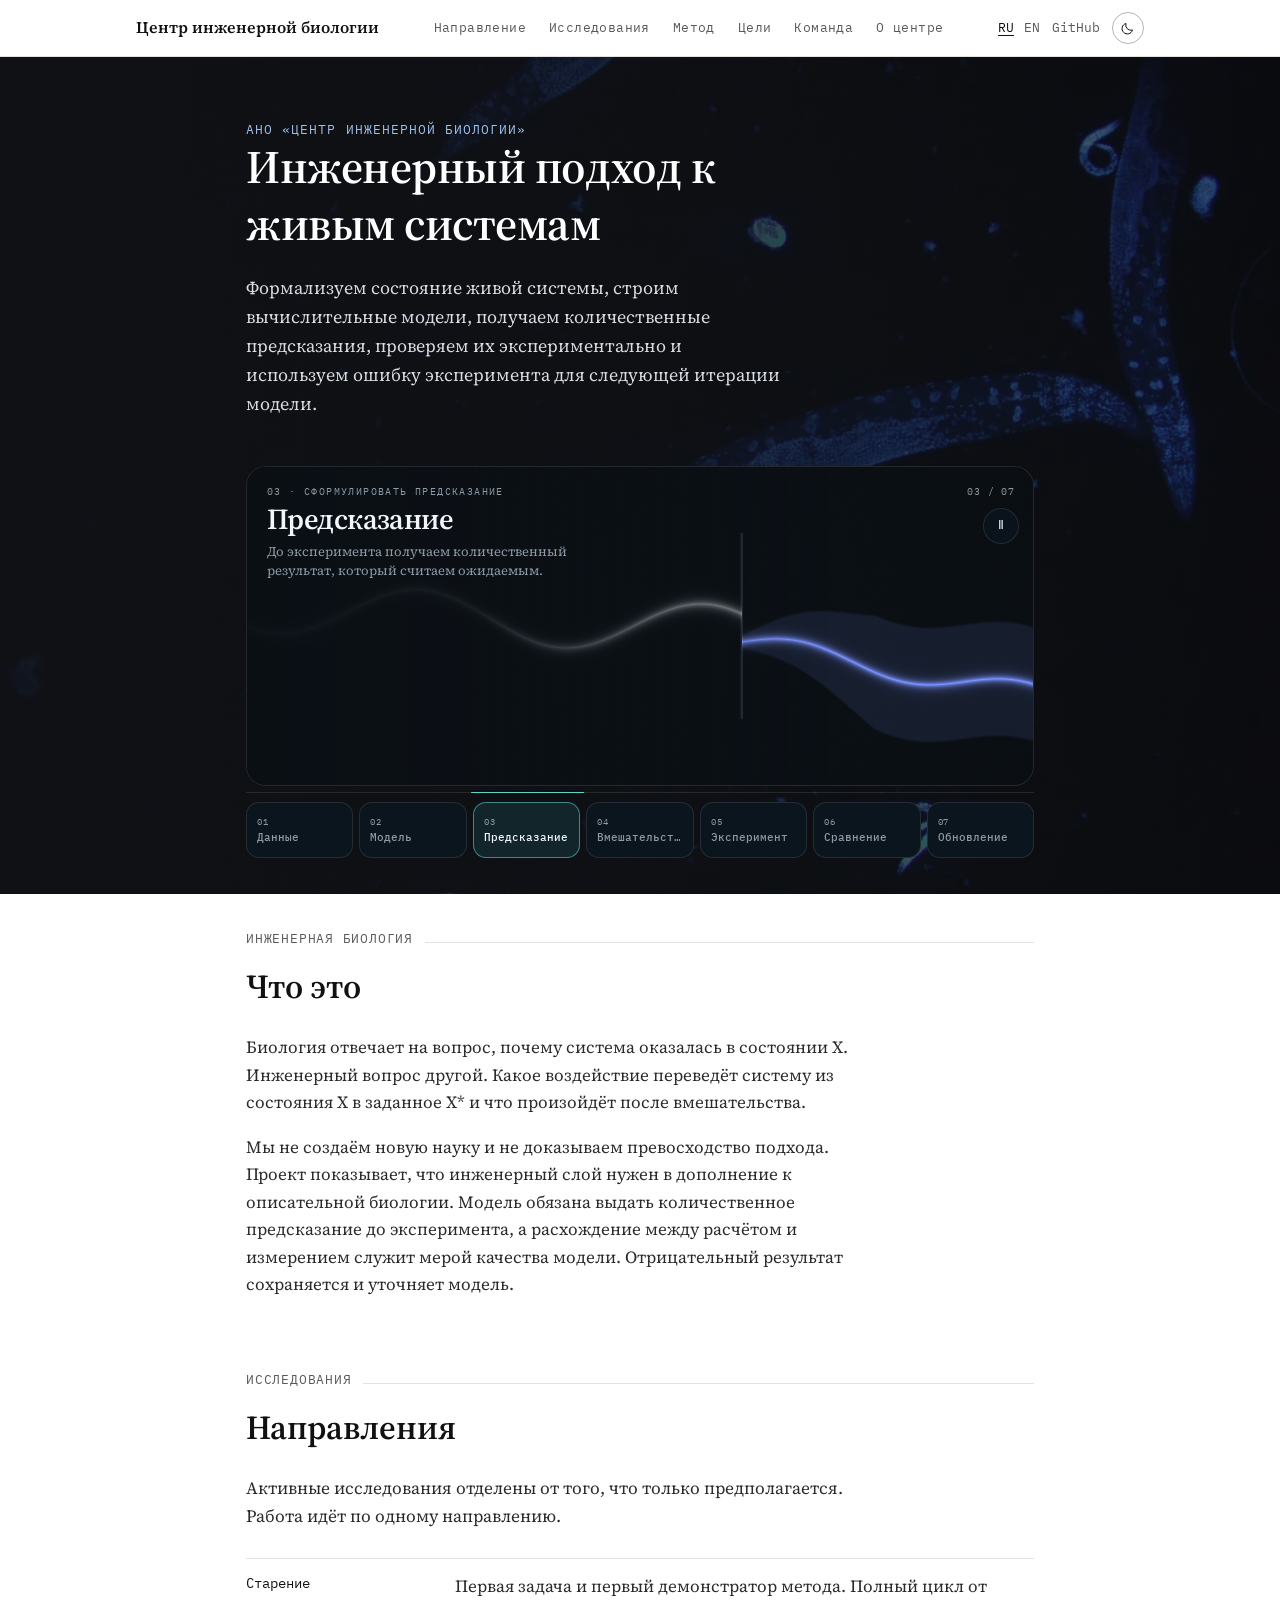
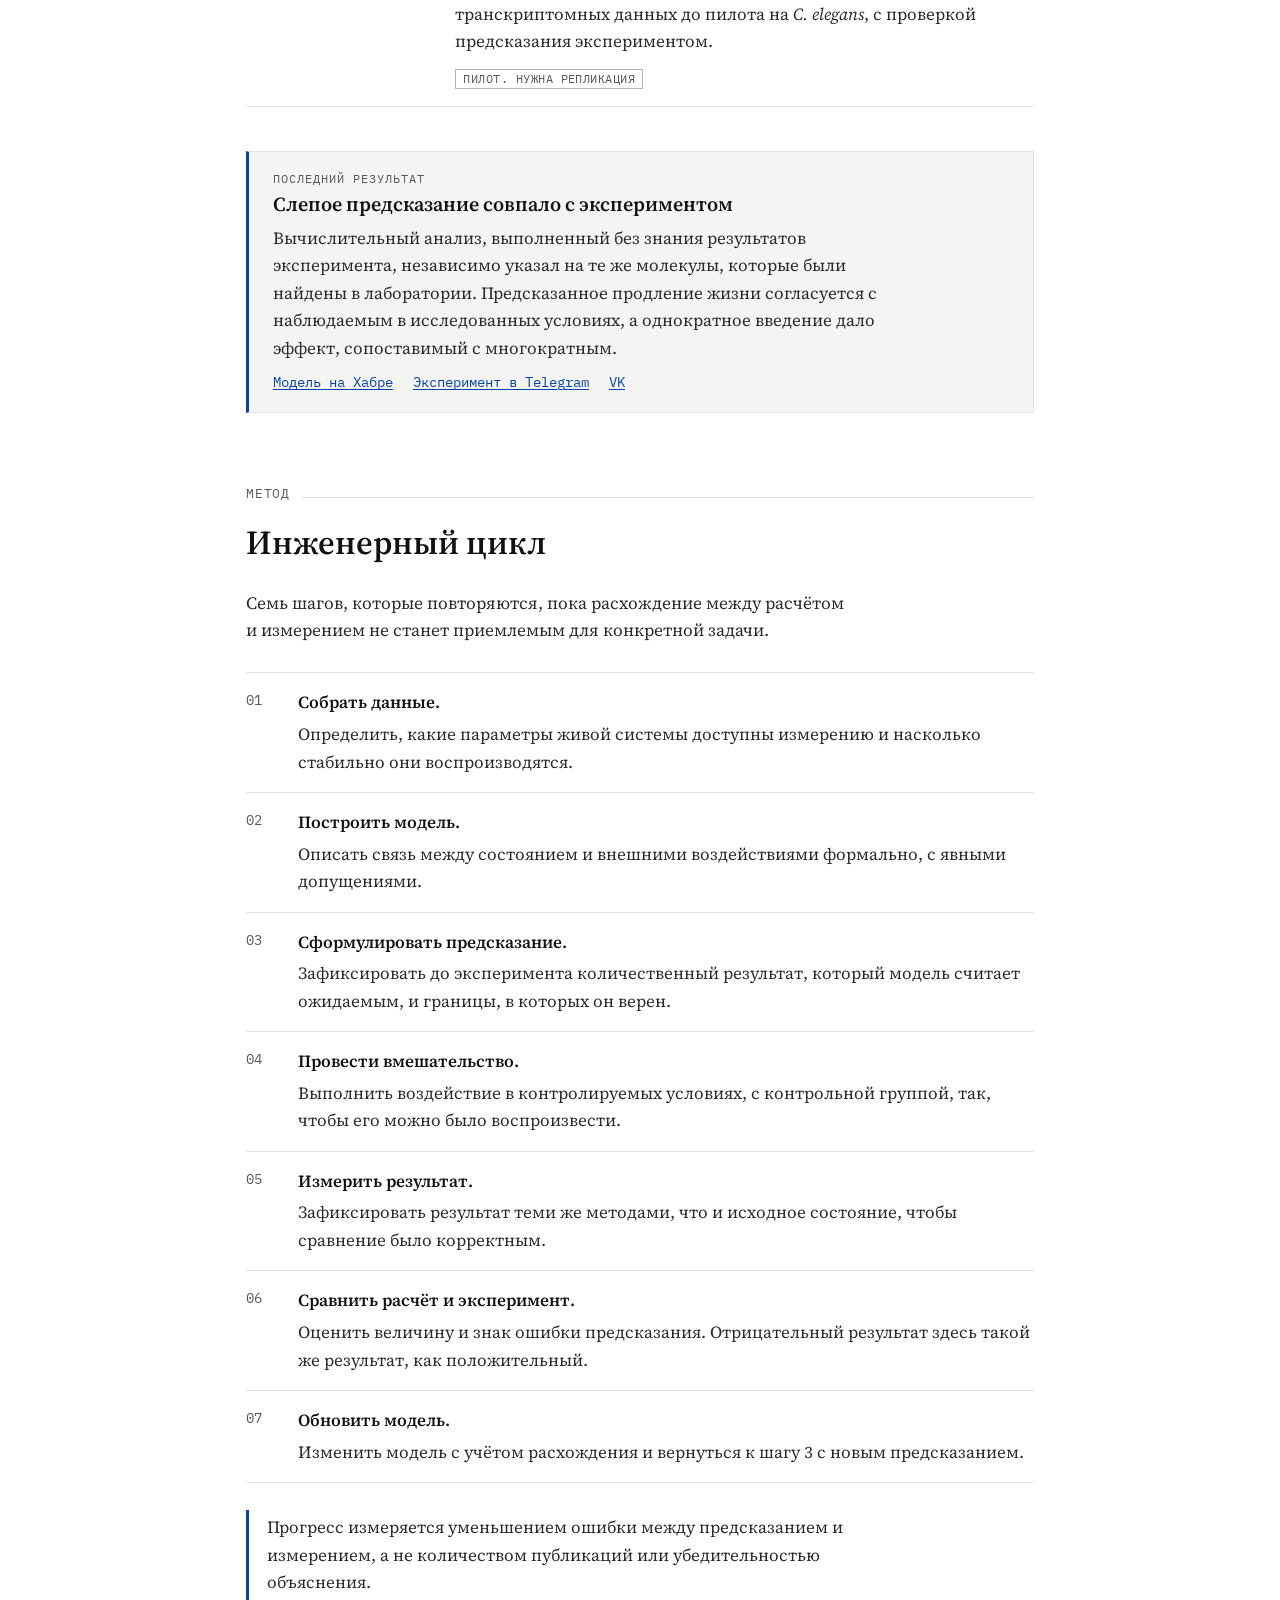
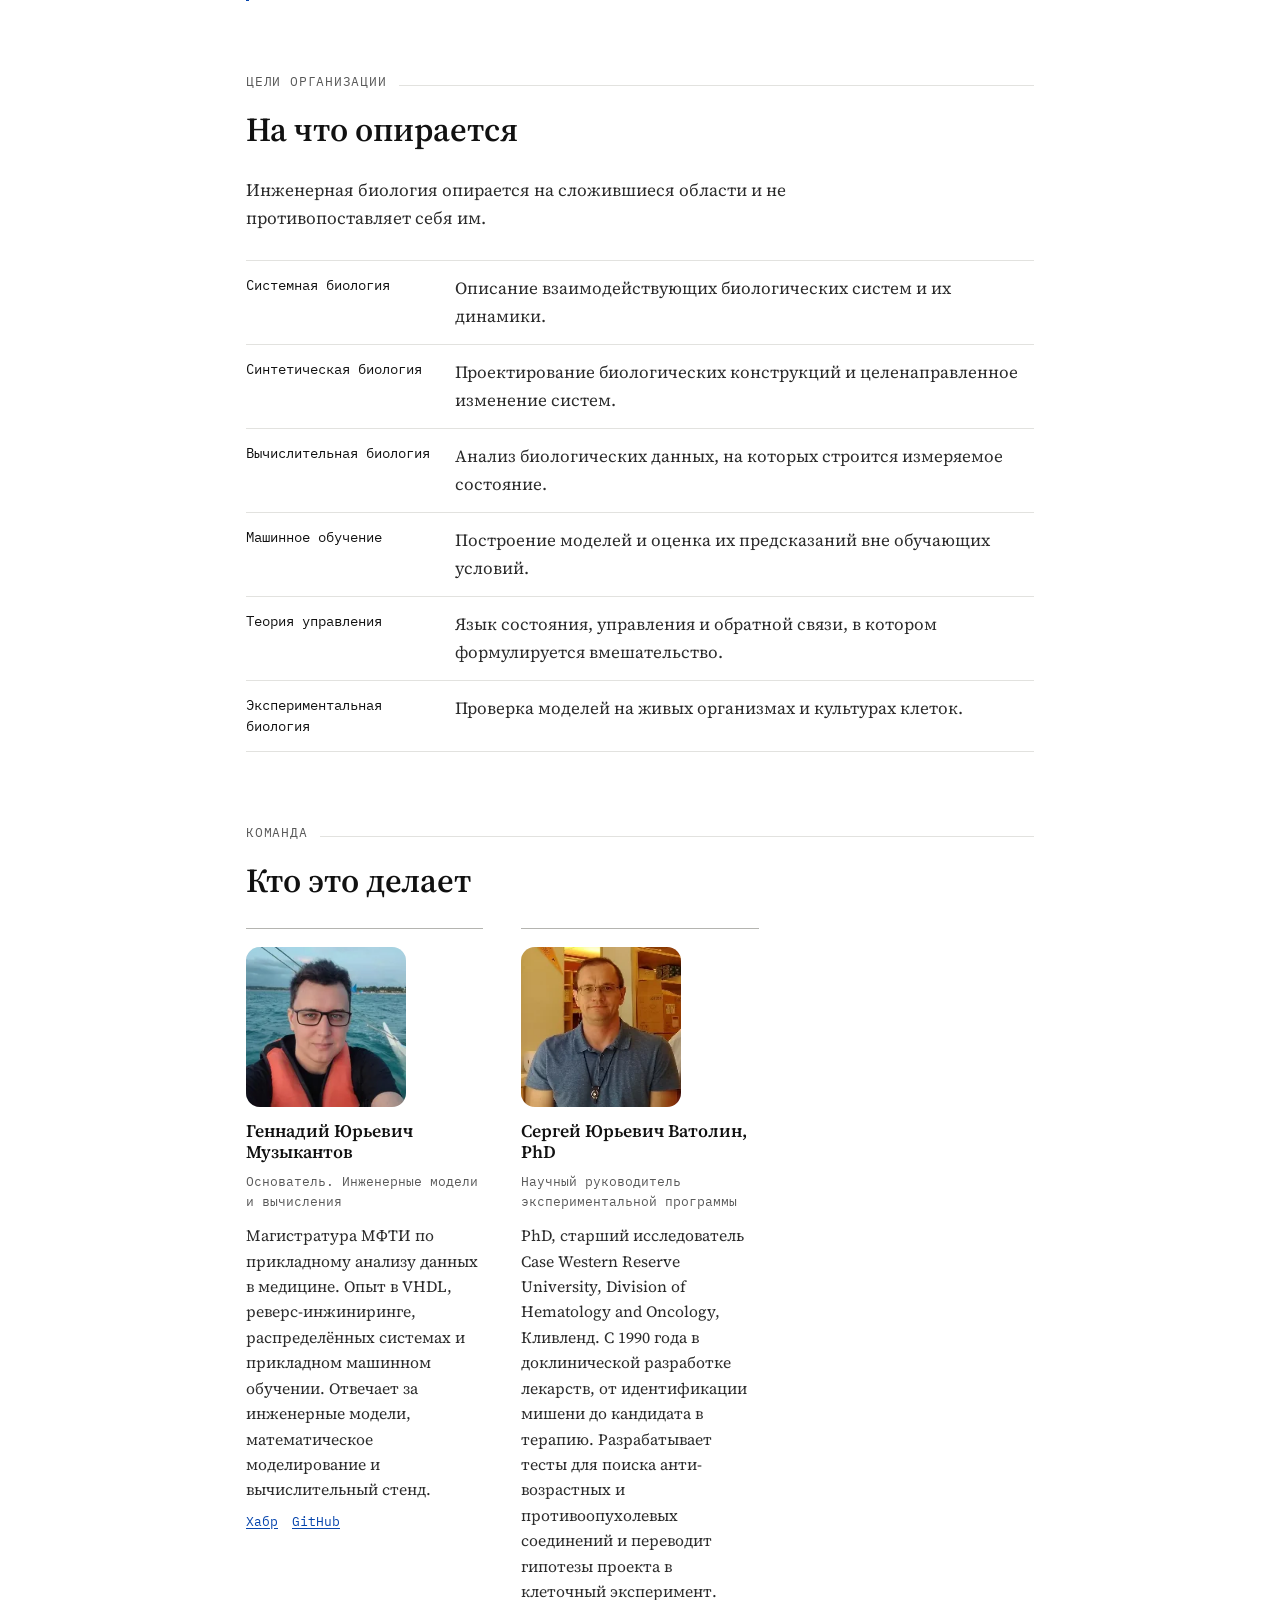
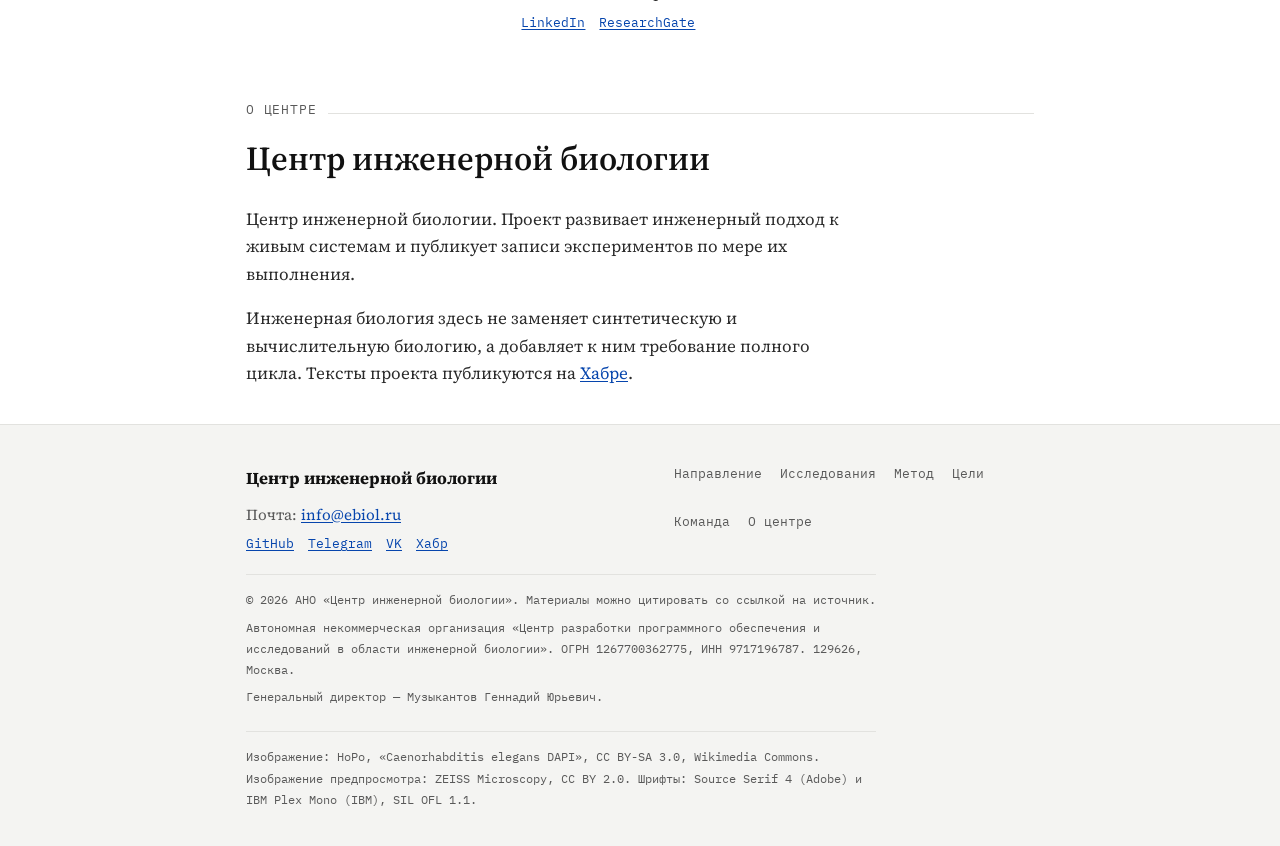
<file: index.html>
<!DOCTYPE html>
<html lang="ru" data-theme="light">
<head>
<meta charset="utf-8">
<meta name="viewport" content="width=device-width, initial-scale=1">
<title>Центр инженерной биологии. Предсказуемое управление живыми системами</title>
<meta name="description" content="Центр инженерной биологии. Полный инженерный цикл от измеримого состояния живой системы до количественного предсказания вмешательства и его экспериментальной проверки.">
<meta name="author" content="АНО «Центр инженерной биологии»">
<meta name="color-scheme" content="light dark">
<meta name="theme-color" content="#ffffff" media="(prefers-color-scheme: light)">
<meta name="theme-color" content="#141414" media="(prefers-color-scheme: dark)">
<link rel="canonical" href="https://ebiol.ru/">
<link rel="alternate" hreflang="ru" href="https://ebiol.ru/">
<link rel="alternate" hreflang="en" href="https://ebiol.ru/en/">
<link rel="alternate" hreflang="x-default" href="https://ebiol.ru/">
<meta property="og:type" content="website">
<meta property="og:locale" content="ru_RU">
<meta property="og:site_name" content="АНО «Центр инженерной биологии»">
<meta property="og:title" content="Центр инженерной биологии. Предсказуемое управление живыми системами">
<meta property="og:description" content="Центр инженерной биологии. Полный инженерный цикл от измеримого состояния живой системы до количественного предсказания вмешательства и его экспериментальной проверки.">
<meta property="og:url" content="https://ebiol.ru/">
<meta property="og:image" content="https://ebiol.ru/assets/og.jpg">
<meta property="og:image:width" content="1200">
<meta property="og:image:height" content="630">
<meta name="twitter:card" content="summary_large_image">
<meta name="twitter:title" content="Центр инженерной биологии. Предсказуемое управление живыми системами">
<meta name="twitter:description" content="Центр инженерной биологии. Полный инженерный цикл от измеримого состояния живой системы до количественного предсказания вмешательства и его экспериментальной проверки.">
<meta name="twitter:image" content="https://ebiol.ru/assets/og.jpg">
<link rel="icon" href="assets/favicon.svg" type="image/svg+xml">
<link rel="preload" href="assets/fonts/sourceserif4-cyrillic.woff2" as="font" type="font/woff2" crossorigin>
<link rel="stylesheet" href="assets/fonts.css">
<link rel="stylesheet" href="assets/styles.css">
<script type="application/ld+json">{"@context": "https://schema.org", "@type": "NGO", "name": "АНО «Центр инженерной биологии»", "legalName": "Автономная некоммерческая организация «Центр разработки программного обеспечения и исследований в области инженерной биологии»", "url": "https://ebiol.ru/", "email": "info@ebiol.ru", "taxID": "9717196787", "identifier": "1267700362775", "address": {"@type": "PostalAddress", "postalCode": "129626", "addressLocality": "Москва", "addressCountry": "RU"}}</script>
<script>(function(){var d=document.documentElement;d.classList.add("js");try{var t=localStorage.getItem("eb-theme");if(!t)t=window.matchMedia("(prefers-color-scheme: dark)").matches?"dark":"light";d.setAttribute("data-theme",t);}catch(e){}})();</script>
</head>
<body>
<a class="skip" href="#main">К содержанию</a>
<header class="masthead">
  <div class="wrap wrap--wide masthead__inner">
    <a class="brand" href="index.html">Центр инженерной биологии</a>
    <nav class="nav" id="nav" aria-label="Разделы">
<a href="#engineering">Направление</a>
<a href="#research">Исследования</a>
<a href="#method">Метод</a>
<a href="#goals">Цели</a>
<a href="#team">Команда</a>
<a href="#about">О центре</a>
    </nav>
    <div class="tools">
      <span class="lang" aria-label="Language"><a href="index.html" hreflang="ru" class="is-current" aria-current="true">RU</a><a href="en/index.html" hreflang="en">EN</a></span>
      <a class="tools__gh" href="https://github.com/EngineeringBiology" rel="noreferrer noopener" target="_blank">GitHub</a>
      <button class="theme" type="button" aria-pressed="false" aria-label="Переключить светлую и тёмную тему">
        <svg viewBox="0 0 24 24" width="15" height="15" aria-hidden="true"><path d="M20 14.5A8.5 8.5 0 0 1 9.5 4a8.5 8.5 0 1 0 10.5 10.5z" fill="none" stroke="currentColor" stroke-width="1.6" stroke-linejoin="round"/></svg>
      </button>
      <button class="menu" type="button" aria-expanded="false" aria-controls="nav" aria-label="Разделы">
        <span class="menu__bars" aria-hidden="true"></span>
      </button>
    </div>
  </div>
</header>
<main id="main">
<section class="hero">
  <div class="hero__bg" aria-hidden="true"></div>
  <div class="wrap hero__inner">
    <p class="eyebrow">АНО «Центр инженерной биологии»</p>
    <h1>Инженерный подход к живым системам</h1>
    <p class="hero__lede">Формализуем состояние живой системы, строим вычислительные модели, получаем количественные предсказания, проверяем их экспериментально и используем ошибку эксперимента для следующей итерации модели.</p>
    <div class="eb-cycle" id="eb-cycle">
      <div class="eb-cycle__scene">
        <canvas class="eb-cycle__canvas" aria-label="Визуализация исследовательского цикла"></canvas>
        <div class="eb-cycle__scrim"></div>
        <div class="eb-cycle__copy">
          <div class="eb-cycle__eyebrow">01 · Собрать данные</div>
          <div class="eb-cycle__title">Данные</div>
          <div class="eb-cycle__description">Собираем данные о состоянии живой системы и проверяем, насколько воспроизводимы измерения.</div>
        </div>
        <div class="eb-cycle__counter">01 / 07</div>
        <button class="eb-cycle__pause" type="button" aria-label="Пауза" data-label-pause="Пауза" data-label-play="Продолжить">Ⅱ</button>
        <div class="eb-cycle__experiment-labels">
          <span>контроль</span>
          <span>вмешательство</span>
        </div>
      </div>
      <div class="eb-cycle__progress"><span></span></div>
      <div class="eb-cycle__nav" role="tablist" aria-label="Этапы цикла">
        <button class="eb-cycle__tab is-active" type="button" data-stage="0" data-eyebrow="01 · Собрать данные" data-title="Данные" data-description="Собираем данные о состоянии живой системы и проверяем, насколько воспроизводимы измерения."><span class="eb-cycle__tab-number">01</span><span class="eb-cycle__tab-label">Данные</span></button>
        <button class="eb-cycle__tab" type="button" data-stage="1" data-eyebrow="02 · Построить модель" data-title="Модель" data-description="Строим вычислительное описание связи состояния и воздействия, с явными допущениями."><span class="eb-cycle__tab-number">02</span><span class="eb-cycle__tab-label">Модель</span></button>
        <button class="eb-cycle__tab" type="button" data-stage="2" data-eyebrow="03 · Сформулировать предсказание" data-title="Предсказание" data-description="До эксперимента получаем количественный результат, который считаем ожидаемым."><span class="eb-cycle__tab-number">03</span><span class="eb-cycle__tab-label">Предсказание</span></button>
        <button class="eb-cycle__tab" type="button" data-stage="3" data-eyebrow="04 · Провести вмешательство" data-title="Вмешательство" data-description="Выполняем воздействие в контролируемых условиях, с контрольной группой."><span class="eb-cycle__tab-number">04</span><span class="eb-cycle__tab-label">Вмешательство</span></button>
        <button class="eb-cycle__tab" type="button" data-stage="4" data-eyebrow="05 · Измерить результат" data-title="Эксперимент" data-description="Измеряем результат теми же методами, что и исходное состояние."><span class="eb-cycle__tab-number">05</span><span class="eb-cycle__tab-label">Эксперимент</span></button>
        <button class="eb-cycle__tab" type="button" data-stage="5" data-eyebrow="06 · Сравнить расчёт и эксперимент" data-title="Сравнение" data-description="Сравниваем расчёт и измерение и оцениваем величину и знак ошибки предсказания."><span class="eb-cycle__tab-number">06</span><span class="eb-cycle__tab-label">Сравнение</span></button>
        <button class="eb-cycle__tab" type="button" data-stage="6" data-eyebrow="07 · Обновить модель" data-title="Обновление" data-description="Изменяем модель с учётом расхождения и возвращаемся к предсказанию."><span class="eb-cycle__tab-number">07</span><span class="eb-cycle__tab-label">Обновление</span></button>
      </div>
    </div>
  </div>
</section>

<section class="section" id="engineering">
  <div class="wrap">
    <p class="section__label">Инженерная биология</p>
    <h2>Что это</h2>
    <div class="prose">
      <p>Биология отвечает на вопрос, почему система оказалась в состоянии X. Инженерный вопрос другой. Какое воздействие переведёт систему из состояния X в заданное X* и что произойдёт после вмешательства.</p>
      <p>Мы не создаём новую науку и не доказываем превосходство подхода. Проект показывает, что инженерный слой нужен в дополнение к описательной биологии. Модель обязана выдать количественное предсказание до эксперимента, а расхождение между расчётом и измерением служит мерой качества модели. Отрицательный результат сохраняется и уточняет модель.</p>
    </div>
  </div>
</section>

<section class="section" id="research">
  <div class="wrap">
    <p class="section__label">Исследования</p>
    <h2>Направления</h2>
    <p class="section__intro">Активные исследования отделены от того, что только предполагается. Работа идёт по одному направлению.</p>
    <dl class="rows">
      <div class="row">
        <dt>Старение</dt>
        <dd>
          <p>Первая задача и первый демонстратор метода. Полный цикл от транскриптомных данных до пилота на <em>C.&nbsp;elegans</em>, с проверкой предсказания экспериментом.</p>
          <p><span class="status">Пилот. Нужна репликация</span></p>
        </dd>
      </div>
    </dl>

    <div class="result">
      <p class="result__label">Последний результат</p>
      <h3 class="result__title">Слепое предсказание совпало с экспериментом</h3>
      <p class="result__text">Вычислительный анализ, выполненный без знания результатов эксперимента, независимо указал на те же молекулы, которые были найдены в лаборатории. Предсказанное продление жизни согласуется с наблюдаемым в исследованных условиях, а однократное введение дало эффект, сопоставимый с многократным.</p>
      <div class="result__links"><a href="https://habr.com/ru/articles/1059232/" target="_blank" rel="noreferrer noopener">Модель на Хабре</a><a href="https://t.me/reversebiolab" target="_blank" rel="noreferrer noopener">Эксперимент в Telegram</a><a href="https://vk.ru/club223616395" target="_blank" rel="noreferrer noopener">VK</a></div>
    </div>
  </div>
</section>

<section class="section" id="method">
  <div class="wrap">
    <p class="section__label">Метод</p>
    <h2>Инженерный цикл</h2>
    <p class="section__intro">Семь шагов, которые повторяются, пока расхождение между расчётом и измерением не станет приемлемым для конкретной задачи.</p>
    <ol class="steps">
      <li><b>Собрать данные.</b> Определить, какие параметры живой системы доступны измерению и насколько стабильно они воспроизводятся.</li>
      <li><b>Построить модель.</b> Описать связь между состоянием и внешними воздействиями формально, с явными допущениями.</li>
      <li><b>Сформулировать предсказание.</b> Зафиксировать до эксперимента количественный результат, который модель считает ожидаемым, и границы, в которых он верен.</li>
      <li><b>Провести вмешательство.</b> Выполнить воздействие в контролируемых условиях, с контрольной группой, так, чтобы его можно было воспроизвести.</li>
      <li><b>Измерить результат.</b> Зафиксировать результат теми же методами, что и исходное состояние, чтобы сравнение было корректным.</li>
      <li><b>Сравнить расчёт и эксперимент.</b> Оценить величину и знак ошибки предсказания. Отрицательный результат здесь такой же результат, как положительный.</li>
      <li><b>Обновить модель.</b> Изменить модель с учётом расхождения и вернуться к шагу 3 с новым предсказанием.</li>
    </ol>
    <div class="note-box"><p>Прогресс измеряется уменьшением ошибки между предсказанием и измерением, а не количеством публикаций или убедительностью объяснения.</p></div>
  </div>
</section>

<section class="section" id="goals">
  <div class="wrap">
    <p class="section__label">Цели организации</p>
    <h2>На что опирается</h2>
    <p class="section__intro">Инженерная биология опирается на сложившиеся области и не противопоставляет себя им.</p>
    <dl class="rows">
      <div class="row"><dt>Системная биология</dt><dd>Описание взаимодействующих биологических систем и их динамики.</dd></div>
      <div class="row"><dt>Синтетическая биология</dt><dd>Проектирование биологических конструкций и целенаправленное изменение систем.</dd></div>
      <div class="row"><dt>Вычислительная биология</dt><dd>Анализ биологических данных, на которых строится измеряемое состояние.</dd></div>
      <div class="row"><dt>Машинное обучение</dt><dd>Построение моделей и оценка их предсказаний вне обучающих условий.</dd></div>
      <div class="row"><dt>Теория управления</dt><dd>Язык состояния, управления и обратной связи, в котором формулируется вмешательство.</dd></div>
      <div class="row"><dt>Экспериментальная биология</dt><dd>Проверка моделей на живых организмах и культурах клеток.</dd></div>
    </dl>
  </div>
</section>

<section class="section" id="team">
  <div class="wrap">
    <p class="section__label">Команда</p>
    <h2>Кто это делает</h2>
    <div class="people">
      <article class="person">
        <div class="person__photo"><img src="/assets/people/muzykantov-240.webp" srcset="/assets/people/muzykantov-240.webp 240w, /assets/people/muzykantov.webp 460w" sizes="(max-width: 620px) 60vw, 160px" width="460" height="460" loading="lazy" decoding="async" alt="Геннадий Юрьевич Музыкантов"></div>
        <h3>Геннадий Юрьевич Музыкантов</h3>
        <p class="person__role">Основатель. Инженерные модели и вычисления</p>
        <p class="person__bio">Магистратура МФТИ по прикладному анализу данных в медицине. Опыт в VHDL, реверс-инжиниринге, распределённых системах и прикладном машинном обучении. Отвечает за инженерные модели, математическое моделирование и вычислительный стенд.</p>
        <div class="person__links"><a href="https://habr.com/ru/users/gmuzykantov/" target="_blank" rel="noreferrer noopener">Хабр</a><a href="https://github.com/muzykantov" target="_blank" rel="noreferrer noopener">GitHub</a></div>
      </article>
      <article class="person">
        <div class="person__photo"><img src="/assets/people/vatolin.webp" width="203" height="203" loading="lazy" decoding="async" alt="Сергей Юрьевич Ватолин"></div>
        <h3>Сергей Юрьевич Ватолин, PhD</h3>
        <p class="person__role">Научный руководитель экспериментальной программы</p>
        <p class="person__bio">PhD, старший исследователь Case Western Reserve University, Division of Hematology and Oncology, Кливленд. С 1990 года в доклинической разработке лекарств, от идентификации мишени до кандидата в терапию. Разрабатывает тесты для поиска анти-возрастных и противоопухолевых соединений и переводит гипотезы проекта в клеточный эксперимент.</p>
        <div class="person__links"><a href="https://www.linkedin.com/in/sergei-vatolin-2327263" target="_blank" rel="noreferrer noopener">LinkedIn</a><a href="https://www.researchgate.net/profile/Sergei-Vatolin" target="_blank" rel="noreferrer noopener">ResearchGate</a></div>
      </article>
    </div>

    
  </div>
</section>

<section class="section" id="about">
  <div class="wrap">
    <p class="section__label">О центре</p>
    <h2>Центр инженерной биологии</h2>
    <div class="prose">
      <p>Центр инженерной биологии. Проект развивает инженерный подход к живым системам и публикует записи экспериментов по мере их выполнения.</p>
      <p>Инженерная биология здесь не заменяет синтетическую и вычислительную биологию, а добавляет к ним требование полного цикла. Тексты проекта публикуются на <a href="https://habr.com/ru/users/gmuzykantov/articles/" target="_blank" rel="noreferrer noopener">Хабре</a>.</p>
    </div>
  </div>
</section>
</main>
<footer class="colophon" id="contact">
  <div class="wrap">
    <div class="colophon__grid">
      <div>
        <strong>Центр инженерной биологии</strong>
        <p class="colophon__contact">Почта: <a href="mailto:info@ebiol.ru">info@ebiol.ru</a></p>
        <nav class="colophon__links" aria-label="Links"><a href="https://github.com/EngineeringBiology" target="_blank" rel="noreferrer noopener">GitHub</a>
<a href="https://t.me/reversebiolab" target="_blank" rel="noreferrer noopener">Telegram</a>
<a href="https://vk.ru/club223616395" target="_blank" rel="noreferrer noopener">VK</a>
<a href="https://habr.com/ru/users/gmuzykantov/articles/" target="_blank" rel="noreferrer noopener">Хабр</a></nav>
      </div>
      <nav class="colophon__nav" aria-label="Разделы">
<a href="#engineering">Направление</a>
<a href="#research">Исследования</a>
<a href="#method">Метод</a>
<a href="#goals">Цели</a>
<a href="#team">Команда</a>
<a href="#about">О центре</a>
      </nav>
    </div>
    <p class="colophon__legal">&copy; 2026 АНО «Центр инженерной биологии». Материалы можно цитировать со ссылкой на источник.</p>
    <p class="colophon__req">Автономная некоммерческая организация «Центр разработки программного обеспечения и исследований в области инженерной биологии». ОГРН 1267700362775, ИНН 9717196787. 129626, Москва.</p>
    <p class="colophon__req">Генеральный директор — Музыкантов Геннадий Юрьевич.</p>
    <p class="colophon__credits">Изображение: HoPo, «Caenorhabditis elegans DAPI», CC BY-SA 3.0, Wikimedia Commons. Изображение предпросмотра: ZEISS Microscopy, CC BY 2.0. Шрифты: Source Serif 4 (Adobe) и IBM Plex Mono (IBM), SIL OFL 1.1.</p>
  </div>
</footer>
<script src="assets/app.js" defer></script>
</body>
</html>
</file>
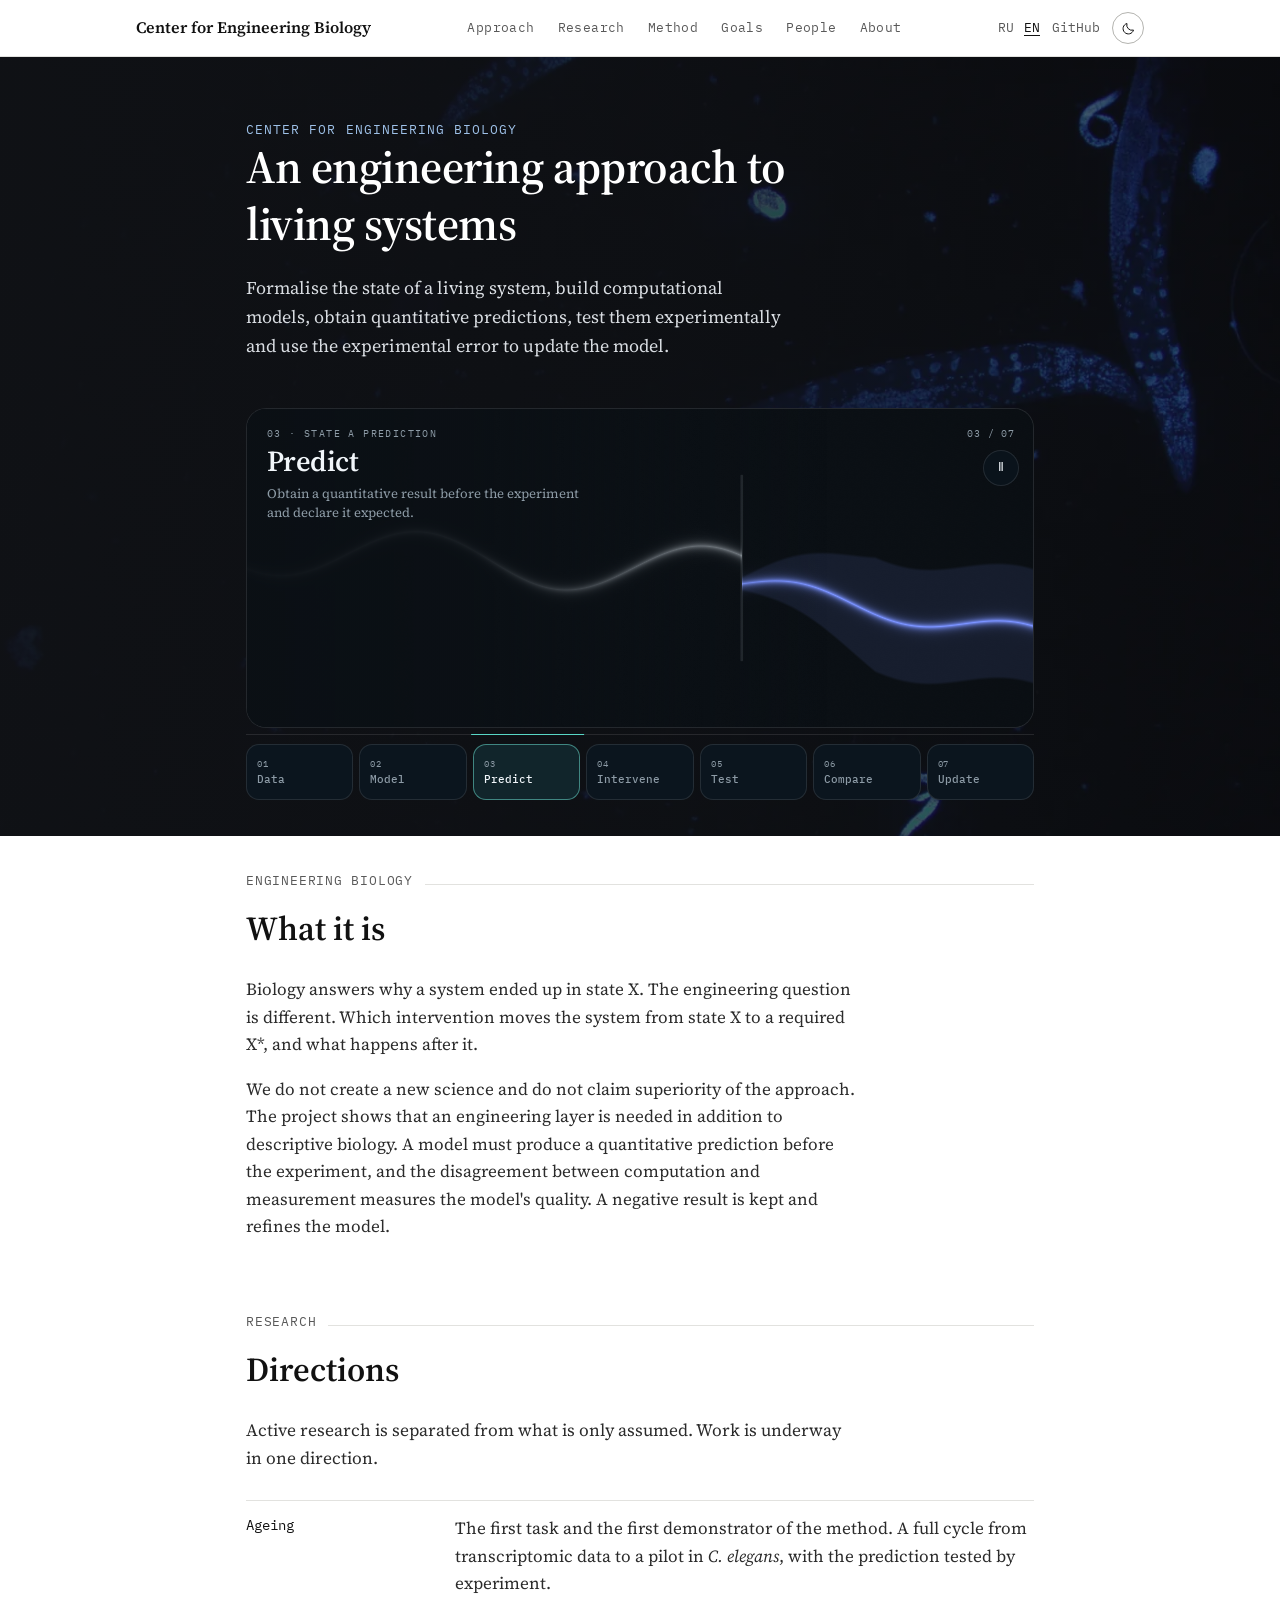
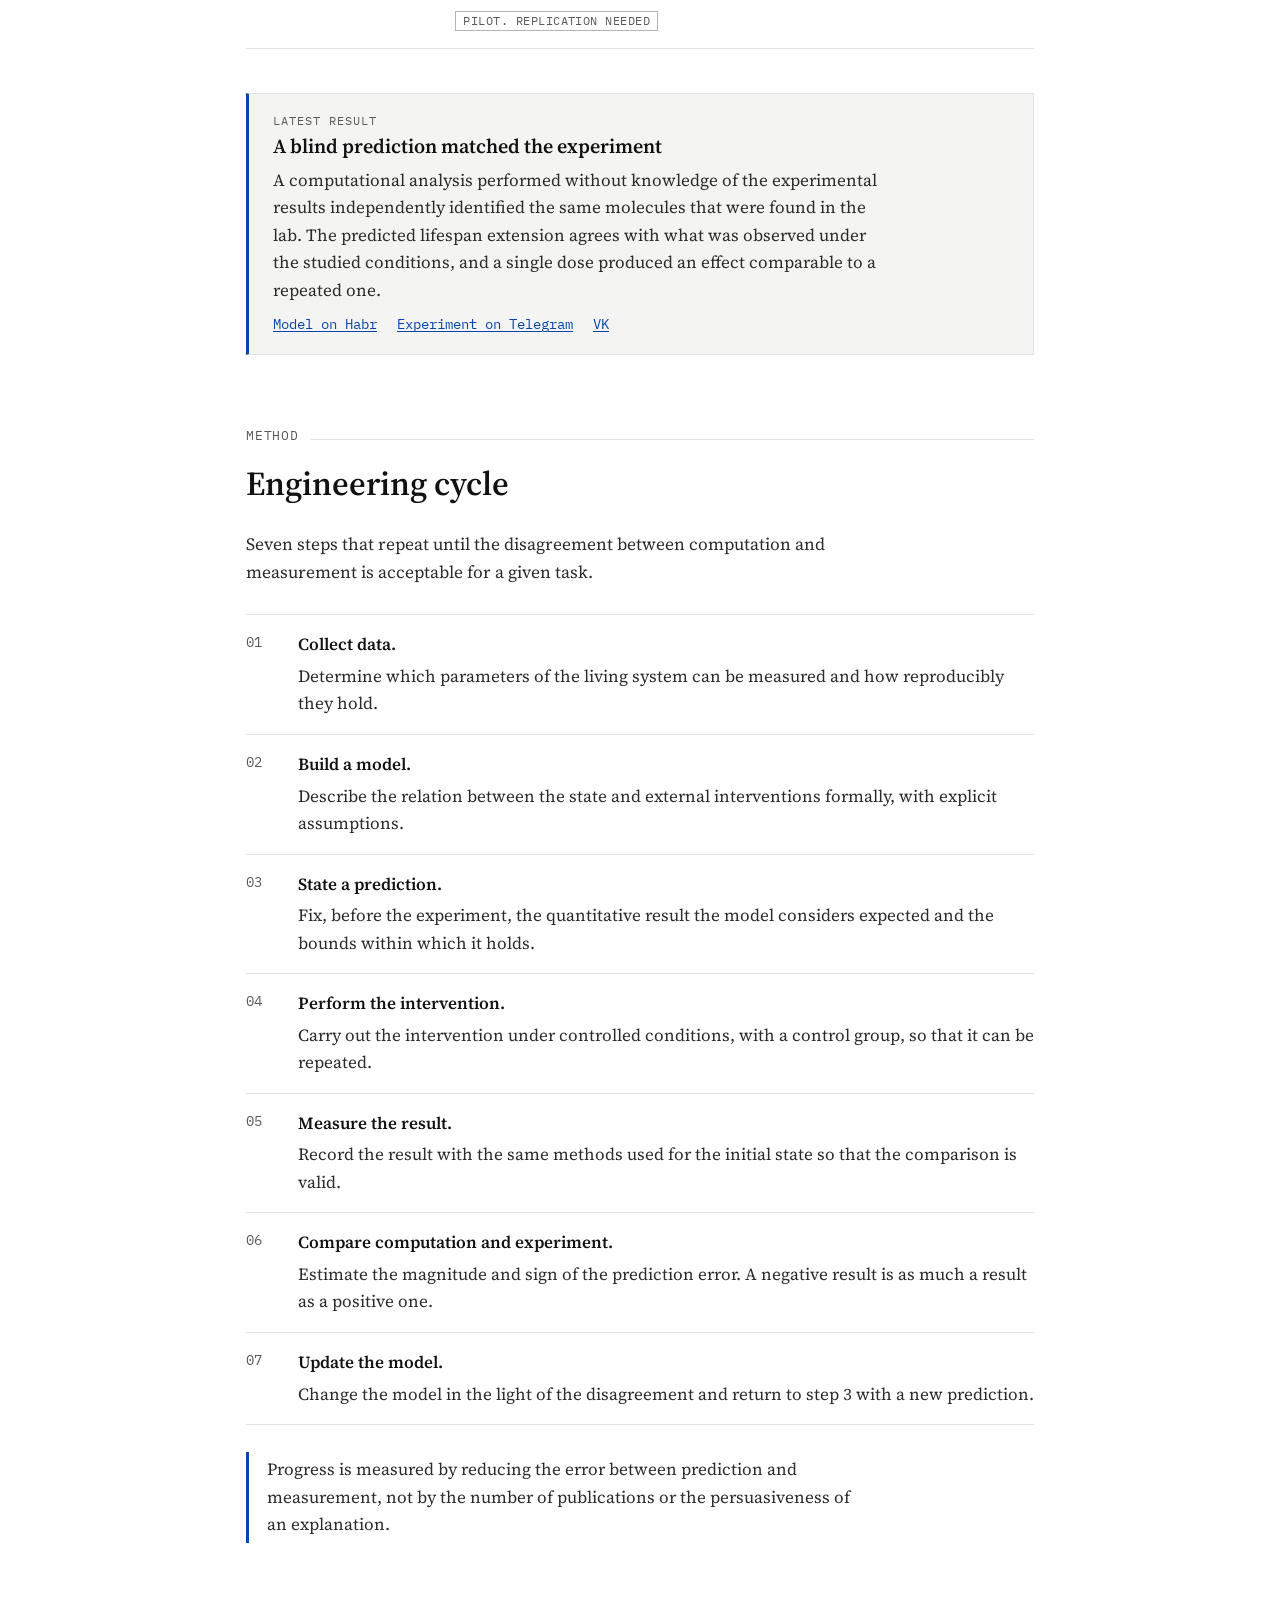
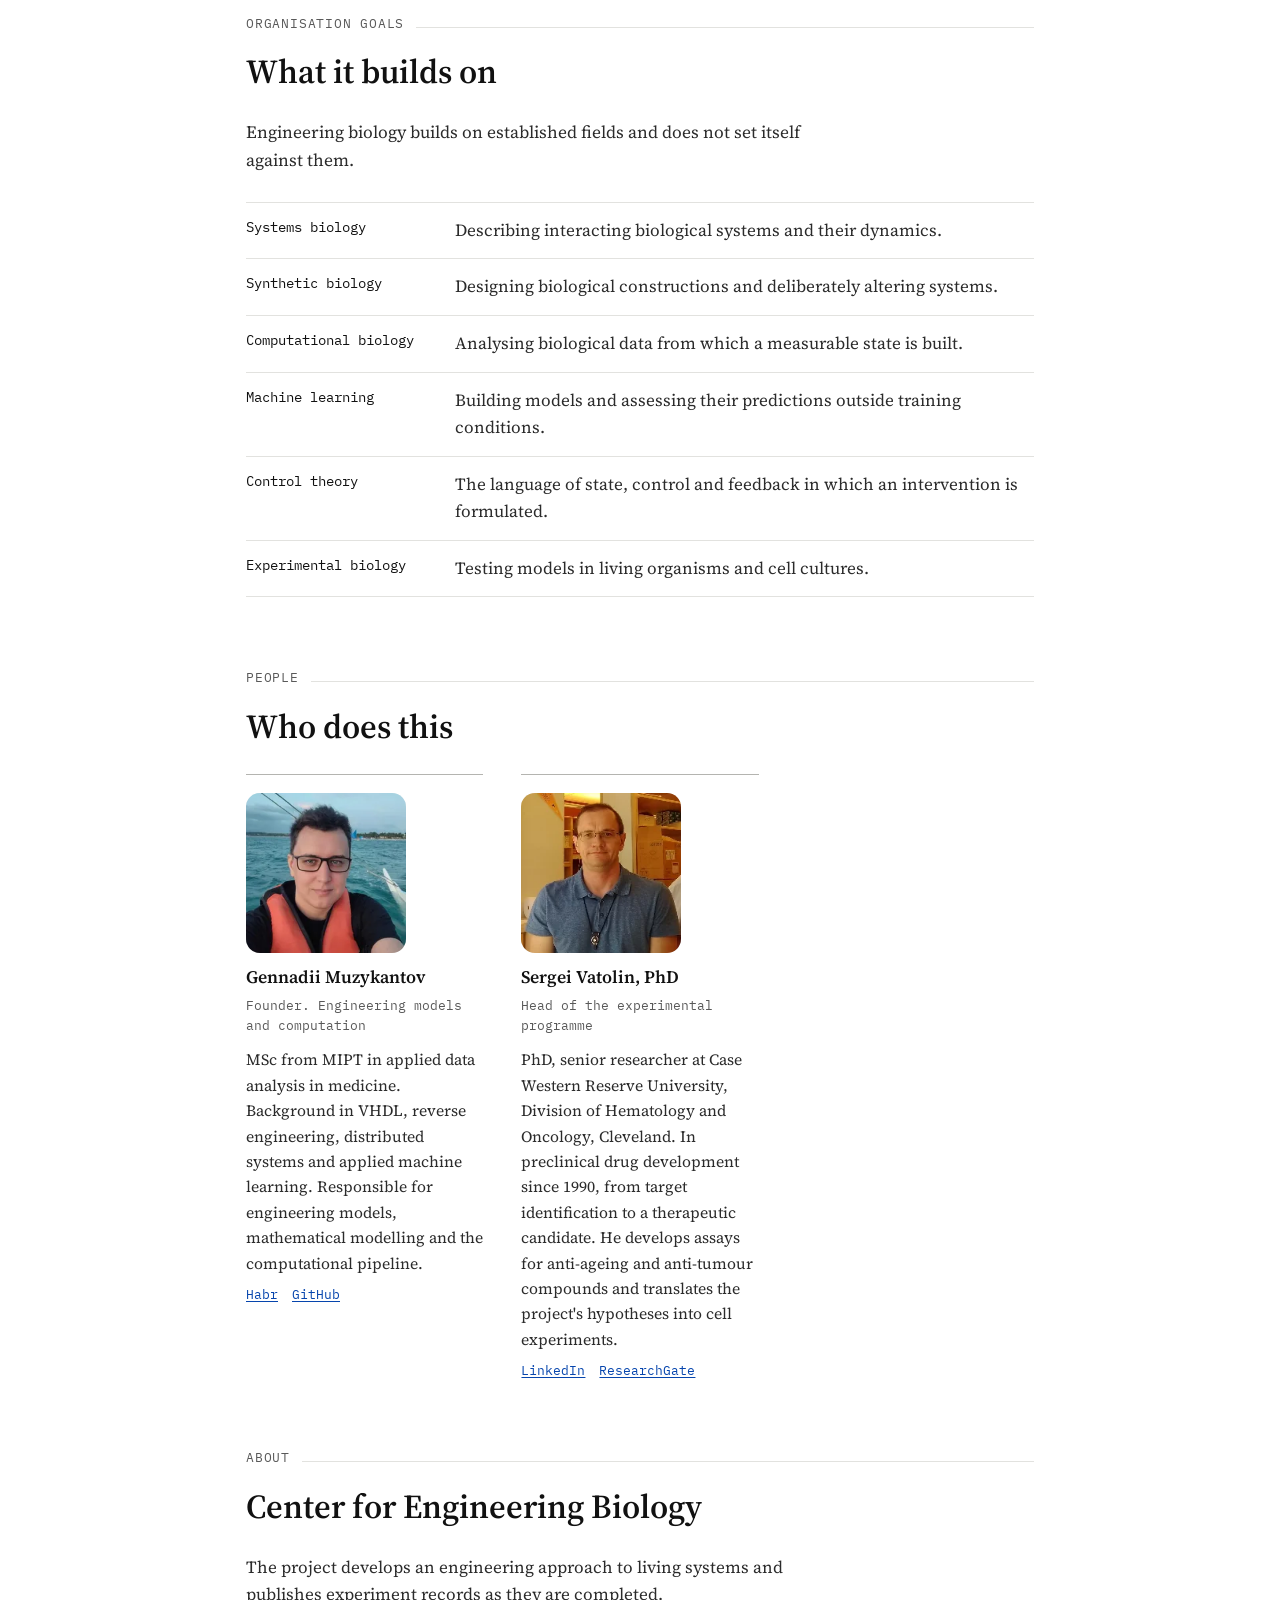
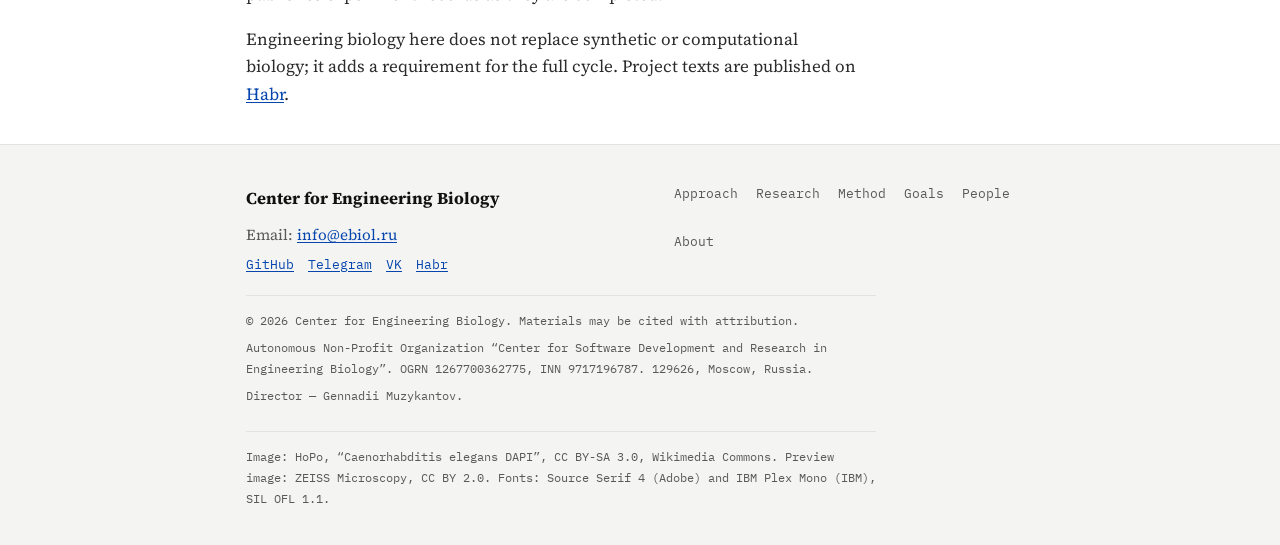
<file: en/index.html>
<!DOCTYPE html>
<html lang="en" data-theme="light">
<head>
<meta charset="utf-8">
<meta name="viewport" content="width=device-width, initial-scale=1">
<title>Center for Engineering Biology. Predictable control of living systems</title>
<meta name="description" content="Center for Engineering Biology. A full engineering cycle from a measurable state of a living system to a quantitative prediction of an intervention and its experimental validation.">
<meta name="author" content="Center for Engineering Biology">
<meta name="color-scheme" content="light dark">
<meta name="theme-color" content="#ffffff" media="(prefers-color-scheme: light)">
<meta name="theme-color" content="#141414" media="(prefers-color-scheme: dark)">
<link rel="canonical" href="https://ebiol.ru/en/">
<link rel="alternate" hreflang="ru" href="https://ebiol.ru/">
<link rel="alternate" hreflang="en" href="https://ebiol.ru/en/">
<link rel="alternate" hreflang="x-default" href="https://ebiol.ru/">
<meta property="og:type" content="website">
<meta property="og:locale" content="en_US">
<meta property="og:site_name" content="Center for Engineering Biology">
<meta property="og:title" content="Center for Engineering Biology. Predictable control of living systems">
<meta property="og:description" content="Center for Engineering Biology. A full engineering cycle from a measurable state of a living system to a quantitative prediction of an intervention and its experimental validation.">
<meta property="og:url" content="https://ebiol.ru/en/">
<meta property="og:image" content="https://ebiol.ru/assets/og.jpg">
<meta property="og:image:width" content="1200">
<meta property="og:image:height" content="630">
<meta name="twitter:card" content="summary_large_image">
<meta name="twitter:title" content="Center for Engineering Biology. Predictable control of living systems">
<meta name="twitter:description" content="Center for Engineering Biology. A full engineering cycle from a measurable state of a living system to a quantitative prediction of an intervention and its experimental validation.">
<meta name="twitter:image" content="https://ebiol.ru/assets/og.jpg">
<link rel="icon" href="../assets/favicon.svg" type="image/svg+xml">
<link rel="preload" href="../assets/fonts/sourceserif4-cyrillic.woff2" as="font" type="font/woff2" crossorigin>
<link rel="stylesheet" href="../assets/fonts.css">
<link rel="stylesheet" href="../assets/styles.css">
<script type="application/ld+json">{"@context": "https://schema.org", "@type": "NGO", "name": "Center for Engineering Biology", "legalName": "Autonomous Non-Profit Organization “Center for Software Development and Research in Engineering Biology”", "url": "https://ebiol.ru/", "email": "info@ebiol.ru", "taxID": "9717196787", "identifier": "1267700362775", "address": {"@type": "PostalAddress", "postalCode": "129626", "addressLocality": "Moscow", "addressCountry": "RU"}}</script>
<script>(function(){var d=document.documentElement;d.classList.add("js");try{var t=localStorage.getItem("eb-theme");if(!t)t=window.matchMedia("(prefers-color-scheme: dark)").matches?"dark":"light";d.setAttribute("data-theme",t);}catch(e){}})();</script>
</head>
<body>
<a class="skip" href="#main">Skip to content</a>
<header class="masthead">
  <div class="wrap wrap--wide masthead__inner">
    <a class="brand" href="../en/index.html">Center for Engineering Biology</a>
    <nav class="nav" id="nav" aria-label="Sections">
<a href="#engineering">Approach</a>
<a href="#research">Research</a>
<a href="#method">Method</a>
<a href="#goals">Goals</a>
<a href="#team">People</a>
<a href="#about">About</a>
    </nav>
    <div class="tools">
      <span class="lang" aria-label="Language"><a href="../index.html" hreflang="ru">RU</a><a href="../en/index.html" hreflang="en" class="is-current" aria-current="true">EN</a></span>
      <a class="tools__gh" href="https://github.com/EngineeringBiology" rel="noreferrer noopener" target="_blank">GitHub</a>
      <button class="theme" type="button" aria-pressed="false" aria-label="Toggle light and dark theme">
        <svg viewBox="0 0 24 24" width="15" height="15" aria-hidden="true"><path d="M20 14.5A8.5 8.5 0 0 1 9.5 4a8.5 8.5 0 1 0 10.5 10.5z" fill="none" stroke="currentColor" stroke-width="1.6" stroke-linejoin="round"/></svg>
      </button>
      <button class="menu" type="button" aria-expanded="false" aria-controls="nav" aria-label="Sections">
        <span class="menu__bars" aria-hidden="true"></span>
      </button>
    </div>
  </div>
</header>
<main id="main">
<section class="hero">
  <div class="hero__bg" aria-hidden="true"></div>
  <div class="wrap hero__inner">
    <p class="eyebrow">Center for Engineering Biology</p>
    <h1>An engineering approach to living systems</h1>
    <p class="hero__lede">Formalise the state of a living system, build computational models, obtain quantitative predictions, test them experimentally and use the experimental error to update the model.</p>
    <div class="eb-cycle" id="eb-cycle">
      <div class="eb-cycle__scene">
        <canvas class="eb-cycle__canvas" aria-label="Research cycle visualisation"></canvas>
        <div class="eb-cycle__scrim"></div>
        <div class="eb-cycle__copy">
          <div class="eb-cycle__eyebrow">01 · Collect data</div>
          <div class="eb-cycle__title">Data</div>
          <div class="eb-cycle__description">Collect data on the state of the living system and check how reproducible the measurements are.</div>
        </div>
        <div class="eb-cycle__counter">01 / 07</div>
        <button class="eb-cycle__pause" type="button" aria-label="Pause" data-label-pause="Pause" data-label-play="Resume">Ⅱ</button>
        <div class="eb-cycle__experiment-labels">
          <span>control</span>
          <span>intervention</span>
        </div>
      </div>
      <div class="eb-cycle__progress"><span></span></div>
      <div class="eb-cycle__nav" role="tablist" aria-label="Cycle stages">
        <button class="eb-cycle__tab is-active" type="button" data-stage="0" data-eyebrow="01 · Collect data" data-title="Data" data-description="Collect data on the state of the living system and check how reproducible the measurements are."><span class="eb-cycle__tab-number">01</span><span class="eb-cycle__tab-label">Data</span></button>
        <button class="eb-cycle__tab" type="button" data-stage="1" data-eyebrow="02 · Build a model" data-title="Model" data-description="Build a computational description of how state and intervention relate, with explicit assumptions."><span class="eb-cycle__tab-number">02</span><span class="eb-cycle__tab-label">Model</span></button>
        <button class="eb-cycle__tab" type="button" data-stage="2" data-eyebrow="03 · State a prediction" data-title="Predict" data-description="Obtain a quantitative result before the experiment and declare it expected."><span class="eb-cycle__tab-number">03</span><span class="eb-cycle__tab-label">Predict</span></button>
        <button class="eb-cycle__tab" type="button" data-stage="3" data-eyebrow="04 · Perform the intervention" data-title="Intervene" data-description="Carry out the intervention under controlled conditions, with a control group."><span class="eb-cycle__tab-number">04</span><span class="eb-cycle__tab-label">Intervene</span></button>
        <button class="eb-cycle__tab" type="button" data-stage="4" data-eyebrow="05 · Measure the result" data-title="Test" data-description="Measure the result with the same methods used for the initial state."><span class="eb-cycle__tab-number">05</span><span class="eb-cycle__tab-label">Test</span></button>
        <button class="eb-cycle__tab" type="button" data-stage="5" data-eyebrow="06 · Compare computation and experiment" data-title="Compare" data-description="Compare computation with measurement and estimate the magnitude and sign of the prediction error."><span class="eb-cycle__tab-number">06</span><span class="eb-cycle__tab-label">Compare</span></button>
        <button class="eb-cycle__tab" type="button" data-stage="6" data-eyebrow="07 · Update the model" data-title="Update" data-description="Change the model in the light of the disagreement and return to the prediction."><span class="eb-cycle__tab-number">07</span><span class="eb-cycle__tab-label">Update</span></button>
      </div>
    </div>
  </div>
</section>

<section class="section" id="engineering">
  <div class="wrap">
    <p class="section__label">Engineering biology</p>
    <h2>What it is</h2>
    <div class="prose">
      <p>Biology answers why a system ended up in state X. The engineering question is different. Which intervention moves the system from state X to a required X*, and what happens after it.</p>
      <p>We do not create a new science and do not claim superiority of the approach. The project shows that an engineering layer is needed in addition to descriptive biology. A model must produce a quantitative prediction before the experiment, and the disagreement between computation and measurement measures the model's quality. A negative result is kept and refines the model.</p>
    </div>
  </div>
</section>

<section class="section" id="research">
  <div class="wrap">
    <p class="section__label">Research</p>
    <h2>Directions</h2>
    <p class="section__intro">Active research is separated from what is only assumed. Work is underway in one direction.</p>
    <dl class="rows">
      <div class="row">
        <dt>Ageing</dt>
        <dd>
          <p>The first task and the first demonstrator of the method. A full cycle from transcriptomic data to a pilot in <em>C.&nbsp;elegans</em>, with the prediction tested by experiment.</p>
          <p><span class="status">Pilot. Replication needed</span></p>
        </dd>
      </div>
    </dl>

    <div class="result">
      <p class="result__label">Latest result</p>
      <h3 class="result__title">A blind prediction matched the experiment</h3>
      <p class="result__text">A computational analysis performed without knowledge of the experimental results independently identified the same molecules that were found in the lab. The predicted lifespan extension agrees with what was observed under the studied conditions, and a single dose produced an effect comparable to a repeated one.</p>
      <div class="result__links"><a href="https://habr.com/ru/articles/1059232/" target="_blank" rel="noreferrer noopener">Model on Habr</a><a href="https://t.me/reversebiolab" target="_blank" rel="noreferrer noopener">Experiment on Telegram</a><a href="https://vk.ru/club223616395" target="_blank" rel="noreferrer noopener">VK</a></div>
    </div>
  </div>
</section>

<section class="section" id="method">
  <div class="wrap">
    <p class="section__label">Method</p>
    <h2>Engineering cycle</h2>
    <p class="section__intro">Seven steps that repeat until the disagreement between computation and measurement is acceptable for a given task.</p>
    <ol class="steps">
      <li><b>Collect data.</b> Determine which parameters of the living system can be measured and how reproducibly they hold.</li>
      <li><b>Build a model.</b> Describe the relation between the state and external interventions formally, with explicit assumptions.</li>
      <li><b>State a prediction.</b> Fix, before the experiment, the quantitative result the model considers expected and the bounds within which it holds.</li>
      <li><b>Perform the intervention.</b> Carry out the intervention under controlled conditions, with a control group, so that it can be repeated.</li>
      <li><b>Measure the result.</b> Record the result with the same methods used for the initial state so that the comparison is valid.</li>
      <li><b>Compare computation and experiment.</b> Estimate the magnitude and sign of the prediction error. A negative result is as much a result as a positive one.</li>
      <li><b>Update the model.</b> Change the model in the light of the disagreement and return to step 3 with a new prediction.</li>
    </ol>
    <div class="note-box"><p>Progress is measured by reducing the error between prediction and measurement, not by the number of publications or the persuasiveness of an explanation.</p></div>
  </div>
</section>

<section class="section" id="goals">
  <div class="wrap">
    <p class="section__label">Organisation goals</p>
    <h2>What it builds on</h2>
    <p class="section__intro">Engineering biology builds on established fields and does not set itself against them.</p>
    <dl class="rows">
      <div class="row"><dt>Systems biology</dt><dd>Describing interacting biological systems and their dynamics.</dd></div>
      <div class="row"><dt>Synthetic biology</dt><dd>Designing biological constructions and deliberately altering systems.</dd></div>
      <div class="row"><dt>Computational biology</dt><dd>Analysing biological data from which a measurable state is built.</dd></div>
      <div class="row"><dt>Machine learning</dt><dd>Building models and assessing their predictions outside training conditions.</dd></div>
      <div class="row"><dt>Control theory</dt><dd>The language of state, control and feedback in which an intervention is formulated.</dd></div>
      <div class="row"><dt>Experimental biology</dt><dd>Testing models in living organisms and cell cultures.</dd></div>
    </dl>
  </div>
</section>

<section class="section" id="team">
  <div class="wrap">
    <p class="section__label">People</p>
    <h2>Who does this</h2>
    <div class="people">
      <article class="person">
        <div class="person__photo"><img src="/assets/people/muzykantov-240.webp" srcset="/assets/people/muzykantov-240.webp 240w, /assets/people/muzykantov.webp 460w" sizes="(max-width: 620px) 60vw, 160px" width="460" height="460" loading="lazy" decoding="async" alt="Gennadii Muzykantov"></div>
        <h3>Gennadii Muzykantov</h3>
        <p class="person__role">Founder. Engineering models and computation</p>
        <p class="person__bio">MSc from MIPT in applied data analysis in medicine. Background in VHDL, reverse engineering, distributed systems and applied machine learning. Responsible for engineering models, mathematical modelling and the computational pipeline.</p>
        <div class="person__links"><a href="https://habr.com/ru/users/gmuzykantov/" target="_blank" rel="noreferrer noopener">Habr</a><a href="https://github.com/muzykantov" target="_blank" rel="noreferrer noopener">GitHub</a></div>
      </article>
      <article class="person">
        <div class="person__photo"><img src="/assets/people/vatolin.webp" width="203" height="203" loading="lazy" decoding="async" alt="Sergei Vatolin"></div>
        <h3>Sergei Vatolin, PhD</h3>
        <p class="person__role">Head of the experimental programme</p>
        <p class="person__bio">PhD, senior researcher at Case Western Reserve University, Division of Hematology and Oncology, Cleveland. In preclinical drug development since 1990, from target identification to a therapeutic candidate. He develops assays for anti-ageing and anti-tumour compounds and translates the project's hypotheses into cell experiments.</p>
        <div class="person__links"><a href="https://www.linkedin.com/in/sergei-vatolin-2327263" target="_blank" rel="noreferrer noopener">LinkedIn</a><a href="https://www.researchgate.net/profile/Sergei-Vatolin" target="_blank" rel="noreferrer noopener">ResearchGate</a></div>
      </article>
    </div>

    
  </div>
</section>

<section class="section" id="about">
  <div class="wrap">
    <p class="section__label">About</p>
    <h2>Center for Engineering Biology</h2>
    <div class="prose">
      <p>The project develops an engineering approach to living systems and publishes experiment records as they are completed.</p>
      <p>Engineering biology here does not replace synthetic or computational biology; it adds a requirement for the full cycle. Project texts are published on <a href="https://habr.com/ru/users/gmuzykantov/articles/" target="_blank" rel="noreferrer noopener">Habr</a>.</p>
    </div>
  </div>
</section>
</main>
<footer class="colophon" id="contact">
  <div class="wrap">
    <div class="colophon__grid">
      <div>
        <strong>Center for Engineering Biology</strong>
        <p class="colophon__contact">Email: <a href="mailto:info@ebiol.ru">info@ebiol.ru</a></p>
        <nav class="colophon__links" aria-label="Links"><a href="https://github.com/EngineeringBiology" target="_blank" rel="noreferrer noopener">GitHub</a>
<a href="https://t.me/reversebiolab" target="_blank" rel="noreferrer noopener">Telegram</a>
<a href="https://vk.ru/club223616395" target="_blank" rel="noreferrer noopener">VK</a>
<a href="https://habr.com/ru/users/gmuzykantov/articles/" target="_blank" rel="noreferrer noopener">Habr</a></nav>
      </div>
      <nav class="colophon__nav" aria-label="Sections">
<a href="#engineering">Approach</a>
<a href="#research">Research</a>
<a href="#method">Method</a>
<a href="#goals">Goals</a>
<a href="#team">People</a>
<a href="#about">About</a>
      </nav>
    </div>
    <p class="colophon__legal">&copy; 2026 Center for Engineering Biology. Materials may be cited with attribution.</p>
    <p class="colophon__req">Autonomous Non-Profit Organization “Center for Software Development and Research in Engineering Biology”. OGRN 1267700362775, INN 9717196787. 129626, Moscow, Russia.</p>
    <p class="colophon__req">Director — Gennadii Muzykantov.</p>
    <p class="colophon__credits">Image: HoPo, “Caenorhabditis elegans DAPI”, CC BY-SA 3.0, Wikimedia Commons. Preview image: ZEISS Microscopy, CC BY 2.0. Fonts: Source Serif 4 (Adobe) and IBM Plex Mono (IBM), SIL OFL 1.1.</p>
  </div>
</footer>
<script src="../assets/app.js" defer></script>
</body>
</html>
</file>
<file: assets/fonts.css>
/* Self-hosted fonts, SIL Open Font License 1.1.
   Source Serif 4 (c) Adobe, variable weight 400..700, normal and italic.
   IBM Plex Mono (c) IBM Corp., weights 400 and 500.
   Subsets: cyrillic + latin. Regenerate from the Google Fonts CSS2 API
   if the character set changes. */

@font-face {
  font-family: 'Source Serif 4';
  font-style: normal;
  font-weight: 400 700;
  font-display: swap;
  src: url('fonts/sourceserif4-cyrillic.woff2') format('woff2');
  unicode-range: U+0301, U+0400-045F, U+0490-0491, U+04B0-04B1, U+2116;
}
@font-face {
  font-family: 'Source Serif 4';
  font-style: normal;
  font-weight: 400 700;
  font-display: swap;
  src: url('fonts/sourceserif4-latin.woff2') format('woff2');
  unicode-range: U+0000-00FF, U+0131, U+0152-0153, U+02BB-02BC, U+02C6, U+02DA, U+02DC, U+0304, U+0308, U+0329, U+2000-206F, U+20AC, U+2122, U+2191, U+2193, U+2212, U+2215, U+FEFF, U+FFFD;
}
@font-face {
  font-family: 'Source Serif 4';
  font-style: italic;
  font-weight: 400 700;
  font-display: swap;
  src: url('fonts/sourceserif4-italic-cyrillic.woff2') format('woff2');
  unicode-range: U+0301, U+0400-045F, U+0490-0491, U+04B0-04B1, U+2116;
}
@font-face {
  font-family: 'Source Serif 4';
  font-style: italic;
  font-weight: 400 700;
  font-display: swap;
  src: url('fonts/sourceserif4-italic-latin.woff2') format('woff2');
  unicode-range: U+0000-00FF, U+0131, U+0152-0153, U+02BB-02BC, U+02C6, U+02DA, U+02DC, U+0304, U+0308, U+0329, U+2000-206F, U+20AC, U+2122, U+2191, U+2193, U+2212, U+2215, U+FEFF, U+FFFD;
}
@font-face {
  font-family: 'IBM Plex Mono';
  font-style: normal;
  font-weight: 400;
  font-display: swap;
  src: url('fonts/ibmplexmono-400-cyrillic.woff2') format('woff2');
  unicode-range: U+0301, U+0400-045F, U+0490-0491, U+04B0-04B1, U+2116;
}
@font-face {
  font-family: 'IBM Plex Mono';
  font-style: normal;
  font-weight: 400;
  font-display: swap;
  src: url('fonts/ibmplexmono-400-latin.woff2') format('woff2');
  unicode-range: U+0000-00FF, U+0131, U+0152-0153, U+02BB-02BC, U+02C6, U+02DA, U+02DC, U+0304, U+0308, U+0329, U+2000-206F, U+20AC, U+2122, U+2191, U+2193, U+2212, U+2215, U+FEFF, U+FFFD;
}
@font-face {
  font-family: 'IBM Plex Mono';
  font-style: normal;
  font-weight: 500;
  font-display: swap;
  src: url('fonts/ibmplexmono-500-cyrillic.woff2') format('woff2');
  unicode-range: U+0301, U+0400-045F, U+0490-0491, U+04B0-04B1, U+2116;
}
@font-face {
  font-family: 'IBM Plex Mono';
  font-style: normal;
  font-weight: 500;
  font-display: swap;
  src: url('fonts/ibmplexmono-500-latin.woff2') format('woff2');
  unicode-range: U+0000-00FF, U+0131, U+0152-0153, U+02BB-02BC, U+02C6, U+02DA, U+02DC, U+0304, U+0308, U+0329, U+2000-206F, U+20AC, U+2122, U+2191, U+2193, U+2212, U+2215, U+FEFF, U+FFFD;
}
</file>
<file: assets/styles.css>
/* Институт инженерной биологии
   Фон: белый. Текст: почти чёрный. Ссылки: классический синий (как в Википедии).
   Шрифты: Source Serif 4 (текст), IBM Plex Mono (подписи). */

/* ---------- токены ---------- */
:root {
  color-scheme: light;
  --bg: #ffffff;
  --bg-2: #f4f4f2;
  --ink: #111111;
  --body: #2b2b2b;
  --muted: #595959;
  --line: #e2e2df;
  --line-2: #b4b4b0;
  --link: #0645ad;
  --link-hover: #0b3d91;

  --serif: "Source Serif 4", Georgia, "Times New Roman", serif;
  --mono: "IBM Plex Mono", ui-monospace, "SF Mono", Menlo, Consolas, monospace;

  --wrap: 900px;
  --wide: 1120px;
  --pad: clamp(20px, 5vw, 56px);
  --gap-after-heading: clamp(20px, 3vh, 30px);
}

html[data-theme="dark"] {
  color-scheme: dark;
  --bg: #15171a;
  --bg-2: #1d2024;
  --ink: #ededed;
  --body: #c9c9c9;
  --muted: #909090;
  --line: #2d3138;
  --line-2: #454a52;
  --link: #7fb2ff;
  --link-hover: #a6c8ff;
}

/* ---------- база ---------- */
* { box-sizing: border-box; }
html { -webkit-text-size-adjust: 100%; scroll-behavior: smooth; }
body {
  margin: 0;
  background: var(--bg);
  color: var(--ink);
  font: 400 1.0625rem/1.62 var(--serif);
  -webkit-font-smoothing: antialiased;
  text-rendering: optimizeLegibility;
  overflow-x: hidden;
}
img { max-width: 100%; height: auto; display: block; }
p { margin: 0; }
h1, h2, h3, h4 { margin: 0; font-weight: 600; line-height: 1.22; }
h2 { margin-bottom: var(--gap-after-heading); }
h3 { margin-top: clamp(28px, 4vh, 40px); margin-bottom: 14px; }
::selection { background: #ffdf80; color: #111; }

a { color: var(--link); text-underline-offset: 2px; }
a:hover { color: var(--link-hover); }
:focus-visible { outline: 2px solid var(--link); outline-offset: 2px; }

.wrap { width: 100%; max-width: var(--wrap); margin-inline: auto; padding-inline: var(--pad); }
.wrap--wide { max-width: var(--wide); }

.skip { position: absolute; left: 12px; top: -60px; z-index: 200; padding: 8px 14px; background: var(--ink); color: var(--bg); font: 400 0.82rem/1 var(--mono); }
.skip:focus { top: 12px; }

.eyebrow { font: 400 0.82rem/1.4 var(--mono); letter-spacing: 0.08em; text-transform: uppercase; color: var(--muted); }

/* ---------- шапка ---------- */
.masthead { position: sticky; top: 0; z-index: 100; background: var(--bg); border-bottom: 1px solid var(--line); }
.masthead__inner { display: flex; align-items: center; justify-content: space-between; gap: 18px; min-height: 56px; }
.brand { font-family: var(--serif); font-size: 1rem; font-weight: 600; color: var(--ink); text-decoration: none; white-space: nowrap; }
.nav { display: flex; gap: clamp(12px, 1.8vw, 24px); }
.nav a { font: 400 0.82rem/1 var(--mono); letter-spacing: 0.03em; color: var(--muted); text-decoration: none; padding: 4px 0; }
.nav a:hover { color: var(--ink); text-decoration: underline; }
.tools { display: flex; align-items: center; gap: 12px; }
.tools__gh { font: 400 0.82rem/1 var(--mono); color: var(--muted); text-decoration: none; }
.tools__gh:hover { color: var(--ink); text-decoration: underline; }
.lang { display: inline-flex; gap: 10px; font: 400 0.82rem/1 var(--mono); }
.lang a { color: var(--muted); text-decoration: none; }
.lang a.is-current { color: var(--ink); text-decoration: underline; text-underline-offset: 3px; }
.theme, .menu { display: grid; place-items: center; width: 32px; height: 32px; padding: 0; background: none; border: 1px solid var(--line-2); color: var(--ink); cursor: pointer; }
.theme { border-radius: 50%; }
.menu { display: none; }
.theme:hover, .menu:hover { border-color: var(--ink); }
.menu__bars, .menu__bars::before, .menu__bars::after { display: block; width: 14px; height: 1.5px; background: var(--ink); transition: transform .2s ease; }
.menu__bars { position: relative; }
.menu__bars::before { content: ""; position: absolute; top: -4px; left: 0; }
.menu__bars::after { content: ""; position: absolute; top: 4px; left: 0; }
.masthead.is-open .menu__bars { background: transparent; }
.masthead.is-open .menu__bars::before { transform: translateY(4px) rotate(45deg); }
.masthead.is-open .menu__bars::after { transform: translateY(-4px) rotate(-45deg); }

/* ---------- секции ---------- */
.section { padding: 36px 0; scroll-margin-top: 72px; }
.section__label { display: flex; align-items: baseline; gap: 12px; margin-bottom: 18px; font: 400 0.82rem/1.4 var(--mono); letter-spacing: 0.06em; text-transform: uppercase; color: var(--muted); }
.section__label::after { content: ""; flex: 1 1 auto; height: 1px; background: var(--line); }
h1 { font-size: clamp(1.9rem, 1.3rem + 2.4vw, 2.9rem); letter-spacing: -0.01em; }
.section h2 { font-size: clamp(1.5rem, 1.2rem + 1.3vw, 2.1rem); }
.section__intro { color: var(--body); font-size: 1.08rem; max-width: 68ch; margin-bottom: var(--gap-after-heading); }

.prose { max-width: 68ch; margin-top: 0; }
.prose > * + * { margin-top: 1em; }
.prose p { color: var(--body); }

.note-box { border-left: 3px solid var(--link); padding: 4px 0 4px 18px; color: var(--body); max-width: 68ch; margin-top: var(--gap-after-heading); }

/* ---------- последний результат ---------- */
.result { margin-top: clamp(28px, 5vh, 44px); border: 1px solid var(--line); border-left: 3px solid var(--link); background: var(--bg-2); padding: 20px 24px 22px; }
.result__label { margin: 0 0 8px; font: 400 0.78rem/1 var(--mono); letter-spacing: 0.08em; text-transform: uppercase; color: var(--muted); }
.result__title { margin: 0 0 8px; font-size: 1.25rem; }
.result__text { margin: 0; color: var(--body); max-width: 68ch; }
.result__links { margin-top: 14px; display: flex; flex-wrap: wrap; gap: 8px 20px; }
.result__links a { font: 400 0.86rem/1 var(--mono); }

/* ---------- строки-определения ---------- */
.rows { margin: 0; border-top: 1px solid var(--line); }
.row { display: grid; grid-template-columns: minmax(150px, 0.32fr) minmax(0, 1fr); gap: 14px 24px; padding: 14px 0; border-bottom: 1px solid var(--line); }
.row dt { font: 400 0.86rem/1.5 var(--mono); color: var(--ink); }
.row dd { margin: 0; color: var(--body); }
.row dd p + p { margin-top: 0.5em; }
.status { display: inline-block; font: 400 0.76rem/1 var(--mono); letter-spacing: 0.04em; text-transform: uppercase; color: var(--muted); border: 1px solid var(--line-2); padding: 3px 7px; white-space: nowrap; }

/* ---------- метод ---------- */
.steps { margin: 0; padding: 0; list-style: none; border-top: 1px solid var(--line); counter-reset: step; }
.steps li { position: relative; padding: 16px 0 16px 52px; border-bottom: 1px solid var(--line); color: var(--body); }
.steps li::before { counter-increment: step; content: counter(step, decimal-leading-zero); position: absolute; left: 0; top: 16px; font: 400 0.86rem/1.6 var(--mono); color: var(--muted); }
.steps li b { display: block; color: var(--ink); font-weight: 600; margin-bottom: 4px; }

/* ---------- герой ---------- */
.hero { position: relative; isolation: isolate; color: #ececec; background: #14161a; }
.hero__bg { position: absolute; inset: 0; z-index: -2; background: url("/assets/aging-c-elegans-dapi-1400.webp") center/cover no-repeat; }
.hero::after { content: ""; position: absolute; inset: 0; z-index: -1; background: linear-gradient(90deg, rgba(16,18,22,.94) 0%, rgba(16,18,22,.80) 52%, rgba(16,18,22,.55) 100%); }
.hero__inner { padding-top: 64px; padding-bottom: 36px; }
.hero h1 { color: #ffffff; max-width: 24ch; }
.hero .eyebrow { color: #9ec1e8; }
.hero__lede { margin-top: 20px; max-width: 60ch; color: #d9dde2; font-size: 1.12rem; }
/* ---------- инженерный цикл (WebGL) ---------- */
/* Компонент всегда тёмный: визуализация построена на аддитивном смешении света
   и на светлом фоне выцветает; hero, в котором он стоит, и так всегда тёмный. */
.eb-cycle {
  --eb-bg: #0b1015;
  --eb-surface: #0b151e;
  --eb-text: #f1f6fa;
  --eb-muted: #8d9ba6;
  --eb-border: rgba(255, 255, 255, 0.10);
  --eb-observed: #58d7c6;
  --eb-predicted: #788dff;
  --eb-error: #d772c8;

  width: 100%;
  margin-top: 48px;
  color: var(--eb-text);
  font-family: var(--serif);
}
.eb-cycle * { box-sizing: border-box; }

.eb-cycle__scene {
  position: relative;
  height: 320px;
  overflow: hidden;
  border: 1px solid var(--eb-border);
  border-radius: 20px;
  background: var(--eb-bg);
  transition: background 250ms ease, border-color 250ms ease;
}
.eb-cycle__canvas {
  position: absolute;
  inset: 0;
  display: block;
  width: 100%;
  height: 100%;
  touch-action: pan-y;
}
.eb-cycle__scrim {
  position: absolute;
  inset: 0;
  pointer-events: none;
  background: linear-gradient(90deg,
    color-mix(in srgb, var(--eb-bg) 97%, transparent) 0%,
    color-mix(in srgb, var(--eb-bg) 88%, transparent) 29%,
    color-mix(in srgb, var(--eb-bg) 24%, transparent) 55%,
    transparent 74%);
}
.eb-cycle__copy {
  position: absolute;
  z-index: 2;
  top: 20px;
  left: 20px;
  width: min(335px, 43%);
  pointer-events: none;
}
.eb-cycle__eyebrow {
  margin-bottom: 8px;
  color: var(--eb-muted);
  font-family: var(--mono);
  font-size: 10px;
  line-height: 1;
  letter-spacing: 0.14em;
  text-transform: uppercase;
}
.eb-cycle__title {
  color: var(--eb-text);
  font-family: var(--serif);
  font-size: 29px;
  font-weight: 600;
  line-height: 0.98;
  letter-spacing: -0.02em;
}
.eb-cycle__description {
  max-width: 320px;
  margin-top: 10px;
  color: var(--eb-muted);
  font-size: 13px;
  line-height: 1.44;
}
.eb-cycle__counter {
  position: absolute;
  z-index: 2;
  top: 17px;
  right: 18px;
  color: var(--eb-muted);
  font-family: var(--mono);
  font-size: 10px;
  font-variant-numeric: tabular-nums;
  letter-spacing: 0.08em;
}
.eb-cycle__pause {
  position: absolute;
  z-index: 3;
  top: 41px;
  right: 14px;
  display: grid;
  place-items: center;
  width: 36px;
  height: 36px;
  padding: 0;
  border: 1px solid var(--eb-border);
  border-radius: 999px;
  background: color-mix(in srgb, var(--eb-surface) 82%, transparent);
  color: var(--eb-text);
  font: inherit;
  font-size: 12px;
  cursor: pointer;
  backdrop-filter: blur(10px);
  transition: background 180ms ease, transform 180ms ease;
}
.eb-cycle__pause:hover { background: var(--eb-surface); }
.eb-cycle__pause:active { transform: scale(0.94); }
.eb-cycle__experiment-labels {
  position: absolute;
  z-index: 2;
  right: 7%;
  bottom: 14%;
  display: flex;
  gap: 70px;
  opacity: 0;
  color: var(--eb-muted);
  font-family: var(--mono);
  font-size: 9px;
  letter-spacing: 0.09em;
  text-transform: uppercase;
  pointer-events: none;
  transition: opacity 200ms ease;
}
.eb-cycle__experiment-labels.is-visible { opacity: 1; }
.eb-cycle__experiment-labels span:last-child { color: var(--eb-observed); }
.eb-cycle__progress {
  height: 1px;
  margin-top: 6px;
  overflow: hidden;
  background: var(--eb-border);
}
.eb-cycle__progress > span {
  display: block;
  width: calc(100% / 7);
  height: 100%;
  background: var(--eb-observed);
  transform: translateX(0);
  transition: transform 500ms cubic-bezier(0.2, 0.8, 0.2, 1);
}
.eb-cycle__nav {
  display: grid;
  grid-template-columns: repeat(7, minmax(0, 1fr));
  gap: 6px;
  margin-top: 9px;
}
.eb-cycle__tab {
  min-width: 0;
  height: 56px;
  padding: 8px 10px;
  border: 1px solid var(--eb-border);
  border-radius: 13px;
  background: var(--eb-surface);
  color: var(--eb-muted);
  text-align: left;
  font: inherit;
  cursor: pointer;
  transition: transform 200ms ease, background 200ms ease, border-color 200ms ease, color 200ms ease;
}
.eb-cycle__tab:hover { color: var(--eb-text); transform: translateY(-1px); }
.eb-cycle__tab.is-active {
  border-color: color-mix(in srgb, var(--eb-observed) 48%, var(--eb-border));
  background: color-mix(in srgb, var(--eb-surface) 92%, var(--eb-observed) 8%);
  color: var(--eb-text);
}
.eb-cycle__tab-number {
  display: block;
  margin-bottom: 5px;
  color: var(--eb-muted);
  font-family: var(--mono);
  font-size: 9px;
  line-height: 1;
  letter-spacing: 0.1em;
}
.eb-cycle__tab-label {
  display: block;
  overflow: hidden;
  font-family: var(--mono);
  font-size: 11px;
  font-weight: 500;
  line-height: 1.1;
  white-space: nowrap;
  text-overflow: ellipsis;
}

@media (max-width: 720px) {
  .eb-cycle { margin-top: 28px; }
  .eb-cycle__scene { height: 390px; border-radius: 17px; }
  .eb-cycle__scrim {
    background: linear-gradient(180deg,
      var(--eb-bg) 0%,
      color-mix(in srgb, var(--eb-bg) 96%, transparent) 32%,
      color-mix(in srgb, var(--eb-bg) 40%, transparent) 49%,
      transparent 68%);
  }
  .eb-cycle__copy { top: 17px; left: 16px; right: 54px; width: auto; }
  .eb-cycle__title { font-size: 25px; }
  .eb-cycle__description { max-width: 440px; font-size: 12px; line-height: 1.4; }
  .eb-cycle__counter { display: none; }
  .eb-cycle__pause { top: 14px; right: 13px; }
  .eb-cycle__experiment-labels {
    right: auto;
    bottom: 9%;
    left: 50%;
    gap: 30px;
    width: 48%;
    justify-content: space-around;
    transform: translateX(-5%);
  }
  .eb-cycle__nav {
    display: flex;
    gap: 6px;
    overflow-x: auto;
    padding: 2px 1px 5px;
    scrollbar-width: none;
    scroll-snap-type: x proximity;
  }
  .eb-cycle__nav::-webkit-scrollbar { display: none; }
  .eb-cycle__tab { flex: 0 0 124px; scroll-snap-align: center; }
}
@media (max-width: 420px) {
  .eb-cycle__scene { height: 410px; }
  .eb-cycle__title { font-size: 23px; }
  .eb-cycle__description { font-size: 11.5px; }
}
@media (prefers-reduced-motion: reduce) {
  .eb-cycle__tab,
  .eb-cycle__progress > span,
  .eb-cycle__experiment-labels { transition: none; }
}

/* ---------- люди ---------- */
.people { display: grid; grid-template-columns: repeat(3, minmax(0, 1fr)); gap: clamp(20px, 3vw, 40px); margin-top: 0; }
.person { border-top: 1px solid var(--line-2); padding-top: 18px; }
.person__photo { width: 100%; max-width: 160px; aspect-ratio: 1 / 1; overflow: hidden; border-radius: 14px; background: var(--bg-2); margin-bottom: 14px; }
.person__photo img { width: 100%; height: 100%; object-fit: cover; object-position: center 22%; }
.person h3 { font-size: 1.1rem; margin: 0; }
.person__role { margin-top: 8px; font: 400 0.82rem/1.5 var(--mono); color: var(--muted); }
.person__bio { margin-top: 12px; color: var(--body); font-size: 0.98rem; }
.person__links { display: flex; gap: 14px; margin-top: 12px; font: 400 0.82rem/1 var(--mono); }

.experts { margin-top: clamp(36px, 6vh, 60px); border: 1px solid var(--line); background: var(--bg-2); padding: 20px 22px; }
.experts h3 { margin: 0 0 20px; font: 400 0.78rem/1 var(--mono); letter-spacing: 0.08em; text-transform: uppercase; color: var(--muted); }
.experts__list { display: grid; grid-template-columns: repeat(2, minmax(0, 1fr)); gap: 20px 32px; }
.expert { display: grid; grid-template-columns: 56px minmax(0, 1fr); gap: 14px; align-items: start; }
.expert__photo { width: 56px; height: 56px; overflow: hidden; border-radius: 50%; }
.expert__photo img { width: 100%; height: 100%; object-fit: cover; object-position: center 20%; }
.expert h4 { font-size: 0.94rem; margin: 0; }
.expert p { margin-top: 2px; color: var(--muted); font-size: 0.84rem; line-height: 1.5; }

/* ---------- подвал ---------- */
.colophon { border-top: 1px solid var(--line); padding: 40px 0 36px; background: var(--bg-2); }
.colophon__grid { display: flex; flex-wrap: wrap; gap: 24px 48px; justify-content: space-between; }
.colophon strong { font-size: 1.05rem; }
.colophon__contact { margin-top: 10px; color: var(--muted); font-size: 0.95rem; }
.colophon__links { display: flex; flex-wrap: wrap; gap: 14px; margin-top: 10px; font: 400 0.82rem/1 var(--mono); }
.colophon__nav { display: flex; flex-wrap: wrap; gap: 10px 18px; max-width: 40ch; }
.colophon__nav a { font: 400 0.82rem/1.4 var(--mono); color: var(--muted); text-decoration: none; }
.colophon__nav a:hover { color: var(--ink); text-decoration: underline; }
.colophon__legal, .colophon__credits { margin-top: 24px; padding-top: 14px; border-top: 1px solid var(--line); color: var(--muted); font: 400 0.78rem/1.7 var(--mono); max-width: 90ch; }
.colophon__req { margin-top: 6px; color: var(--muted); font: 400 0.78rem/1.7 var(--mono); max-width: 90ch; }

/* ---------- адаптив ---------- */
@media (max-width: 980px) {
  .nav { display: none; }
  .menu { display: grid; }
  .tools__gh { display: none; }
  .nav.is-panel { position: absolute; top: 100%; left: 0; right: 0; display: grid; padding: 10px var(--pad) 16px; background: var(--bg); border-bottom: 1px solid var(--line); }
  .nav.is-panel a { padding: 10px 0; border-bottom: 1px solid var(--line); }
}
@media (max-width: 900px) {
  .people { grid-template-columns: 1fr 1fr; }
}
@media (max-width: 620px) {
  .people { grid-template-columns: 1fr; }
  .experts__list { grid-template-columns: 1fr; gap: 20px; }
  .row { grid-template-columns: 1fr; gap: 4px; }
  .person__photo { max-width: 140px; }
  .brand { white-space: normal; font-size: 0.95rem; line-height: 1.15; }
  .masthead__inner { gap: 10px; }
  .section { padding: 24px 0; }
  .hero__inner { padding-top: 40px; padding-bottom: 24px; }
  .colophon { padding: 24px 0 24px; }
  .experts { margin-top: 28px; }
  h3 { margin-top: 24px; }
}
@media (prefers-reduced-motion: reduce) {
  html { scroll-behavior: auto; }
}
</file>
